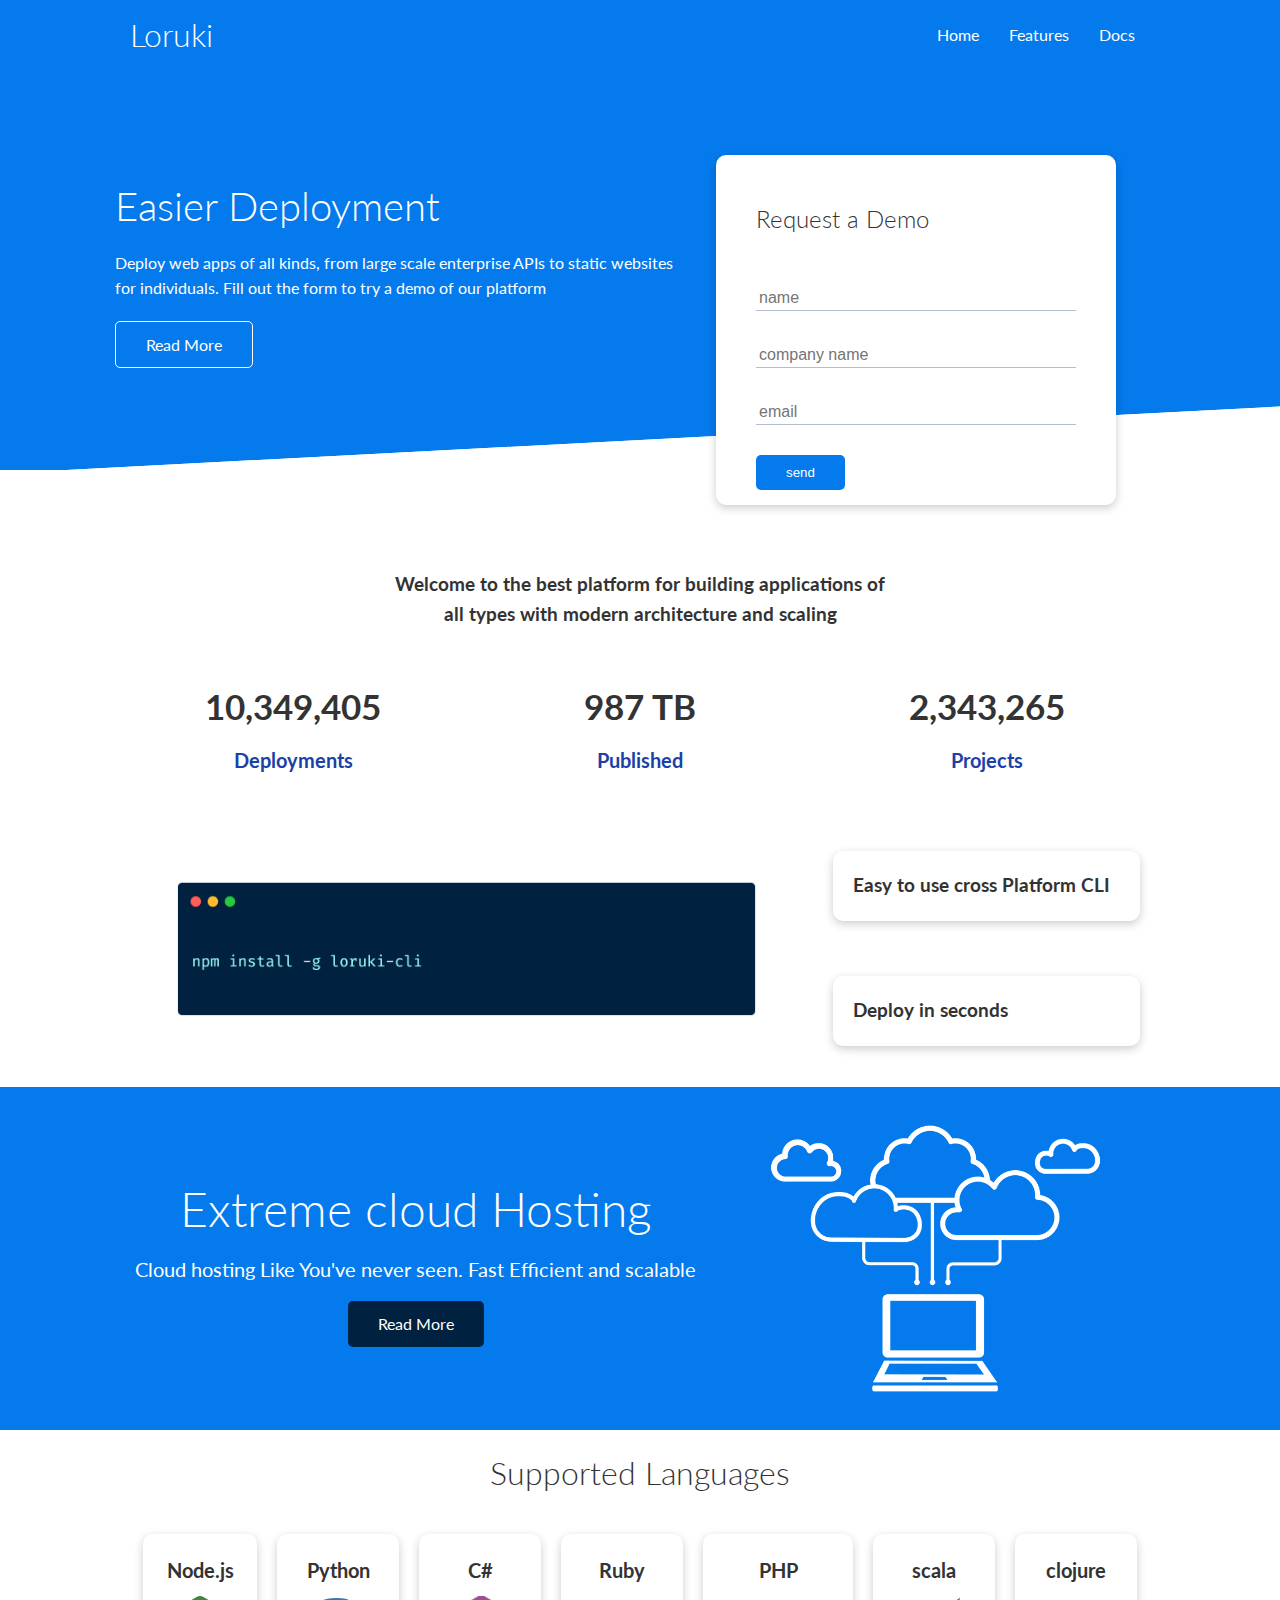
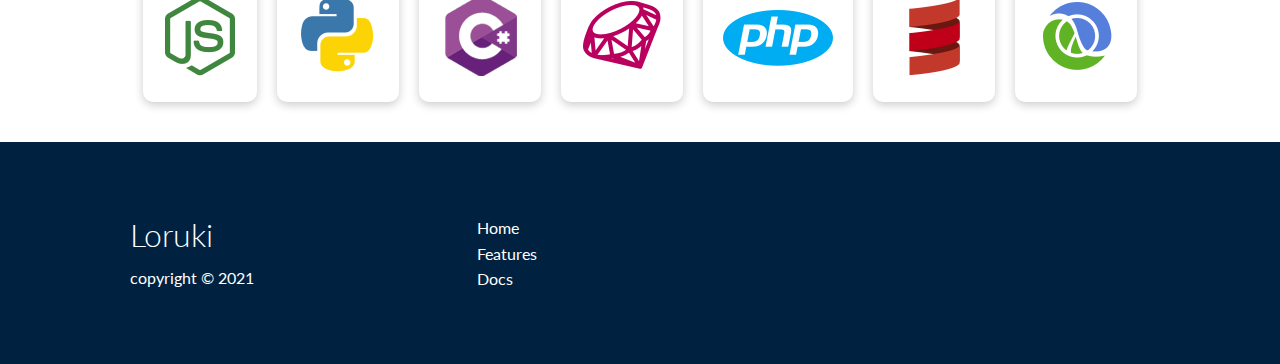
<file: index.html>
<!DOCTYPE html>
<html lang="en">
<head>
    <meta charset="UTF-8">
    <meta name="viewport" content="width=device-width, initial-scale=1.0">
    <link rel="stylesheet" href="https://cdnjs.cloudflare.com/ajax/libs/font-awesome/5.15.1/css/all.min.css" integrity="sha512-+4zCK9k+qNFUR5X+cKL9EIR+ZOhtIloNl9GIKS57V1MyNsYpYcUrUeQc9vNfzsWfV28IaLL3i96P9sdNyeRssA==" crossorigin="anonymous" />
    <link rel="stylesheet" href="../css/utilities.css">
    <link rel="stylesheet" href="../css/style.css">
    <title>loruki | Cloud Housting For Everyone</title>
</head>
<body>
    <!-- navbar -->
    <div class="navbar">
        <div class="container flex">
            <h1 class="logo">Loruki</h1>
            <nav>
                <ul>
                    <li><a href="index.html">Home</a></li>
                    <li><a href="features.html">Features</a></li>
                    <li><a href="docs.html">Docs</a></li>
                </ul>
            </nav>
        </div>
    </div>

    <!-- Showcase -->
    <section class="showcase">
        <div class="container grid">
            <div class="showcase-text">
                <h1>Easier Deployment</h1>
                <p>Deploy web apps of all kinds, from large scale enterprise APIs to static websites for individuals. Fill out the form to try a demo of our platform</p>
                <a href="features.html" class="btn btn-outline">Read More</a>
            </div>

            <div class="showcase-form card">
                <h2>Request a Demo</h2>

                <form name="contact" method="POST" netlify-honeypot="bot-field" data-netlify="true">
                    <input type="hidden" name="form-name" value="contact">
                    <p class="hidden">
                        <label>Don’t fill this out if you’re human: <input name="bot-field" /></label>
                      </p>

                    <div class="form-control">
                        <input type="text" name="Name" placeholder="name" required>
                    </div>
                    <div class="form-control">
                        <input type="text" name="company" placeholder="company name" required>
                    </div>
                    <div class="form-control">
                        <input type="email" name="email" placeholder="email" required>
                    </div>
                    <input type="submit" value="send" class="btn btn-primary">
                </form>
            </div>
        </div>
    </section>

    <!-- stats -->
    <section class="stats">
        <div class="container">
            <h3 class="stats-heading text-center my-1">
                Welcome to the best platform for building applications of all types with modern architecture and scaling
            </h3>

            <div class="grid grid-3 text-center my-4">
                <div>
                    <i class="fas fa-server fa-3x"></i>
                    <h3>10,349,405</h3>
                    <p class="text-secondary">Deployments</p>
                </div>
                <div>
                    <i class="fas fa-upload fa-3x"></i>
                    <h3>987 TB</h3>
                    <p class="text-secondary">Published</p>
                </div>
                <div>
                    <i class="fas fa-project-diagram fa-3x"></i>
                    <h3>2,343,265</h3>
                    <p class="text-secondary">Projects</p>
                </div>
            </div>
        </div>
    </section>

    <!-- CLI -->
    <section class="cli">
        <div class="container grid">
            <img src="images/cli.png" alt="">
            <div class="card">
                <h3>Easy to use cross Platform CLI</h3>
            </div>
            <div class="card">
                <h3>Deploy in seconds</h3>
            </div>
        </div>
    </section>

    <!-- cloud -->
    <section class="cloud bg-primary my-2 py-2">
        <div class="container grid">
            <div class="text-center">
                <h2 class="lg">Extreme cloud Hosting</h2>
                <p class="lead my-1">Cloud hosting Like You've never seen. Fast Efficient and scalable</p>
                <a href="features.html" class="btn btn-dark">Read More</a>
            </div>
            <img src="images/cloud.png" alt="">
        </div>
    </section>

    <!-- languages -->
    <section class="languages">
        <h2 class="md text-center my-2">Supported Languages</h2>
        <div class="container flex">
            <div class="card">
                <h4>Node.js</h4>
                <img src="images/logos/node.png" alt="">
            </div>
            <div class="card">
                <h4>Python</h4>
                <img src="images/logos/python.png" alt="">
            </div>
            <div class="card">
                <h4>C#</h4>
                <img src="images/logos/csharp.png" alt="">
            </div>
            <div class="card">
                <h4>Ruby</h4>
                <img src="images/logos/ruby.png" alt="">
            </div>
            <div class="card">
                <h4>PHP</h4>
                <img src="images/logos/php.png" alt="">
            </div>
            <div class="card">
                <h4>scala</h4>
                <img src="images/logos/scala.png" alt="">
            </div>
            <div class="card">
                <h4>clojure</h4>
                <img src="images/logos/clojure.png" alt="">
            </div>
        </div>
    </section>

    <!-- footer -->
    <footer class="footer bg-dark py-5">
        <div class="container grid grid-3">
            <div>
                <h1>Loruki</h1>
                <p>copyright &copy; 2021</p>
            </div>
             <nav>
                <ul>
                    <li><a href="index.html">Home</a></li>
                    <li><a href="features.html">Features</a></li>
                    <li><a href="docs.html">Docs</a></li>
                </ul>
            </nav>
            <div class="social">
                <a href="#"><i class="fab fa-github fa-2x"></i></a>
                <a href="#"><i class="fab fa-facebook fa-2x"></i></a>
                <a href="#"><i class="fab fa-instagram fa-2x"></i></a>
                <a href="#"><i class="fab fa-twitter fa-2x"></i></a>
            </div>
        </div>
    </footer>
</body>
</html>
</file>
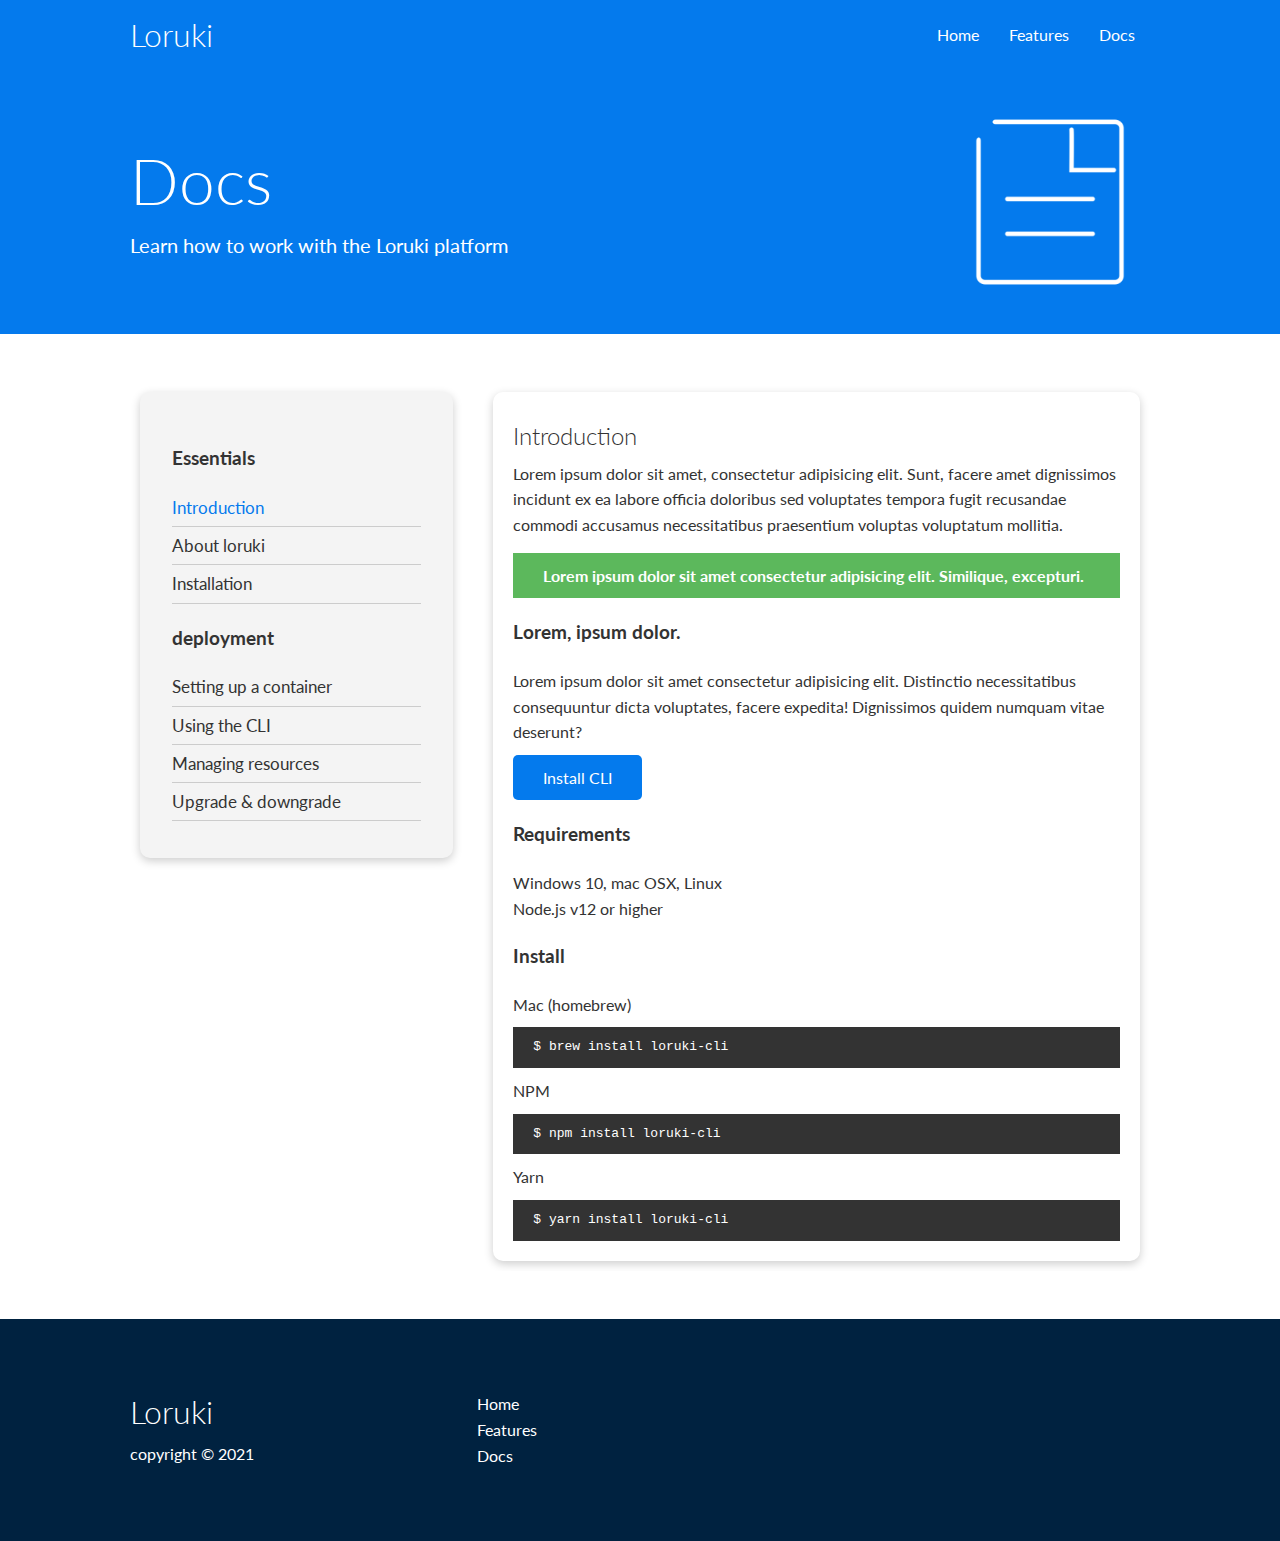
<file: docs.html>
<!DOCTYPE html>
<html lang="en">
<head>
    <meta charset="UTF-8">
    <meta name="viewport" content="width=device-width, initial-scale=1.0">
    <link rel="stylesheet" href="https://cdnjs.cloudflare.com/ajax/libs/font-awesome/5.15.1/css/all.min.css" integrity="sha512-+4zCK9k+qNFUR5X+cKL9EIR+ZOhtIloNl9GIKS57V1MyNsYpYcUrUeQc9vNfzsWfV28IaLL3i96P9sdNyeRssA==" crossorigin="anonymous" />
    <link rel="stylesheet" href="../css/utilities.css">
    <link rel="stylesheet" href="../css/style.css">
    <title>loruki | Cloud Housting For Everyone</title>
</head>
<body>
    <!-- navbar -->
    <div class="navbar">
        <div class="container flex">
            <h1 class="logo">Loruki</h1>
            <nav>
                <ul>
                    <li><a href="index.html">Home</a></li>
                    <li><a href="features.html">Features</a></li>
                    <li><a href="docs.html">Docs</a></li>
                </ul>
            </nav>
        </div>
    </div>

    <!-- head -->
    <section class="docs-head bg-primary py-3">
        <div class="container grid">
            <div>
                <h1 class="xl">Docs</h1>
                <p class="lead">Learn how to work with the Loruki platform</p>
            </div>
            <img src="images/docs.png" alt="">
        </div>
    </section>

    <!-- Docs main -->
    <section class="docs-main my-4">
        <div class="container grid">
            <div class="card bg-light p-3">
                <h3 class="my-2">Essentials</h3>
                <nav>
                    <ul>
                        <li><a class="text-primary" href="#">Introduction</a></li>
                        <li><a href="#">About loruki</a></li>
                        <li><a href="#">Installation</a></li>
                    </ul>
                </nav>

                <h3 class="my-2">deployment</h3>
                <nav>
                    <ul>
                        <li><a href="#">Setting up a container</a></li>
                        <li><a href="#">Using the CLI</a></li>
                        <li><a href="#">Managing resources</a></li>
                        <li><a href="#">Upgrade & downgrade</a></li>
                    </ul>
                </nav>
            </div>
            <div class="card">
                <h2>Introduction</h2>
                <p>Lorem ipsum dolor sit amet, consectetur adipisicing elit. Sunt, facere amet dignissimos incidunt ex ea labore officia doloribus sed voluptates tempora fugit recusandae commodi accusamus necessitatibus praesentium voluptas voluptatum mollitia.</p>

                <div class="alert alert-success">
                    <i class="fas fa-info"></i> Lorem ipsum dolor sit amet consectetur adipisicing elit. Similique, excepturi.
                </div>

                <h3>Lorem, ipsum dolor.</h3>
                <p>Lorem ipsum dolor sit amet consectetur adipisicing elit. Distinctio necessitatibus consequuntur dicta voluptates, facere expedita! Dignissimos quidem numquam vitae deserunt?</p>
                <a href="#" class="btn btn-primary">Install CLI</a>

                <h3>Requirements</h3>
                <ul>
                    <li>Windows 10, mac OSX, Linux</li>
                    <li>Node.js v12 or higher</li>
                </ul>

                <h3>Install</h3>
                <p>Mac (homebrew)</p>
                <pre><code>$ brew install loruki-cli</code></pre>
                <p>NPM</p>
                <pre><code>$ npm install loruki-cli</code></pre>
                <p>Yarn</p>
                <pre><code>$ yarn install loruki-cli</code></pre>
            </div>
        </div>
    </section>

    <!-- footer -->
    <footer class="footer bg-dark py-5">
        <div class="container grid grid-3">
            <div>
                <h1>Loruki</h1>
                <p>copyright &copy; 2021</p>
            </div>
             <nav>
                <ul>
                    <li><a href="index.html">Home</a></li>
                    <li><a href="features.html">Features</a></li>
                    <li><a href="docs.html">Docs</a></li>
                </ul>
            </nav>
            <div class="social">
                <a href="#"><i class="fab fa-github fa-2x"></i></a>
                <a href="#"><i class="fab fa-facebook fa-2x"></i></a>
                <a href="#"><i class="fab fa-instagram fa-2x"></i></a>
                <a href="#"><i class="fab fa-twitter fa-2x"></i></a>
            </div>
        </div>
    </footer>
</body>
</html>
</file>
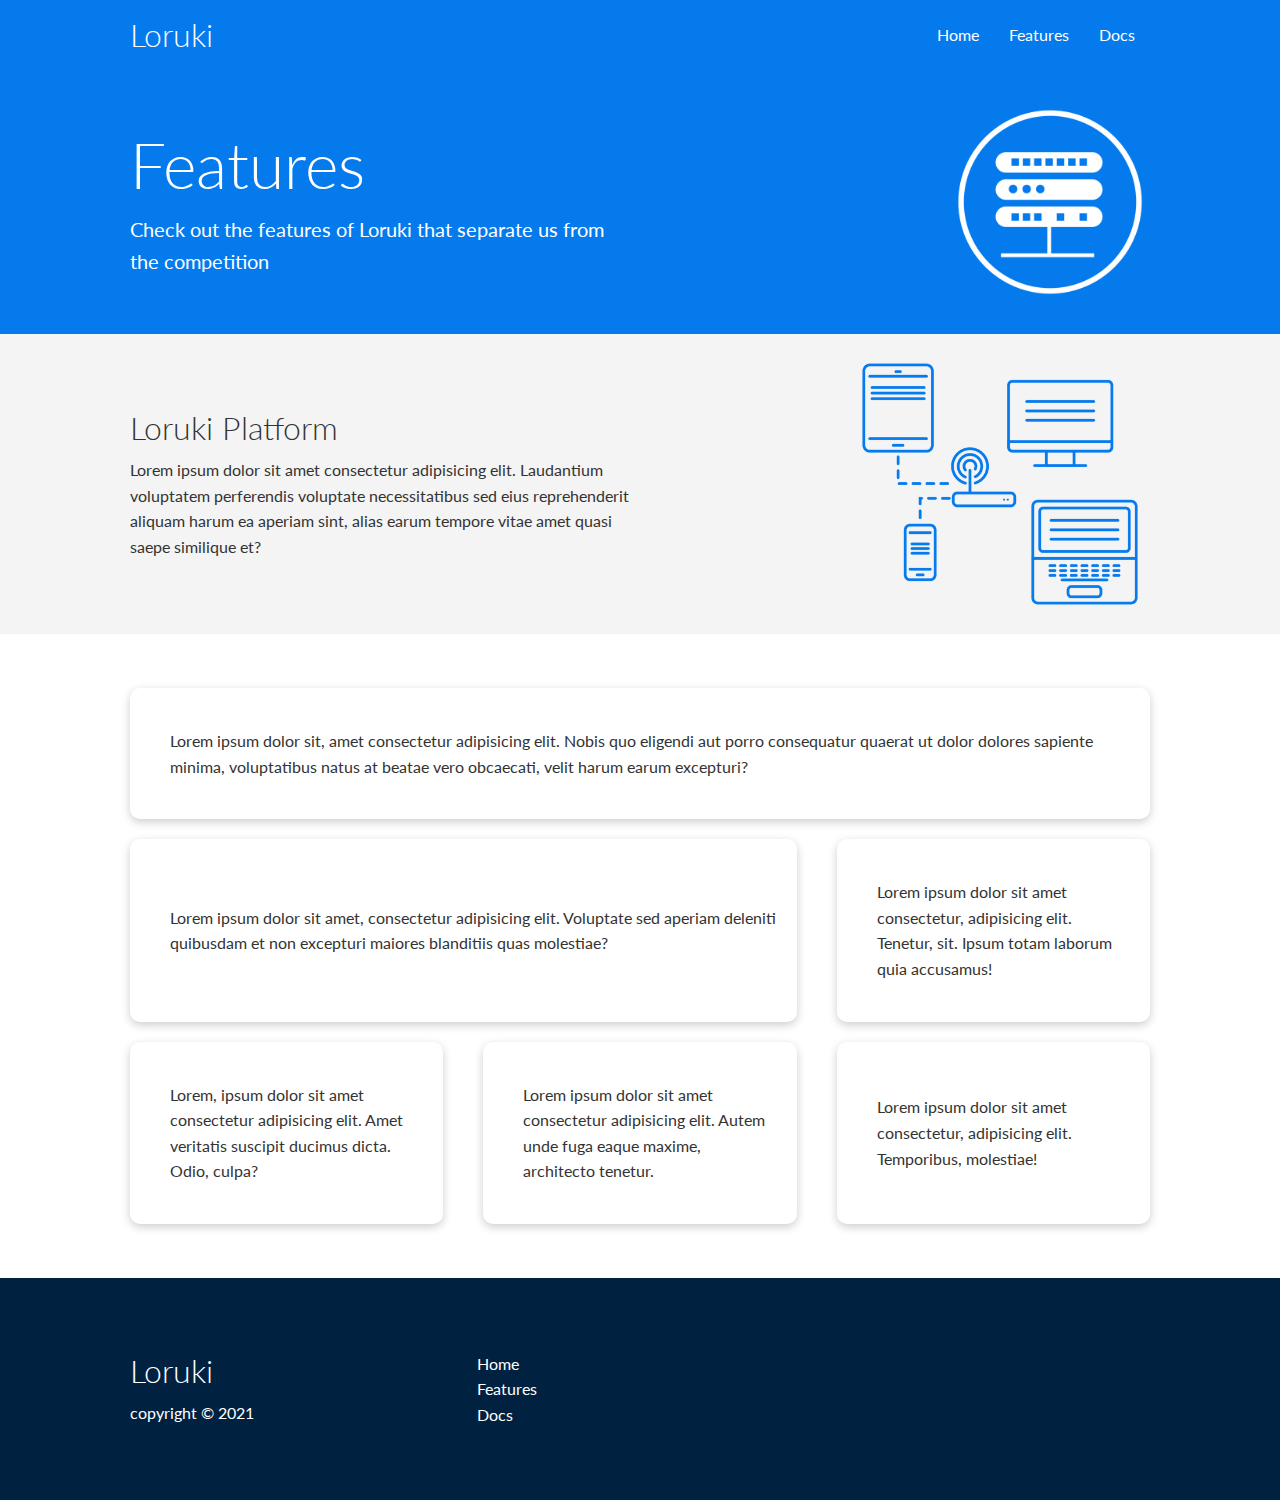
<file: features.html>
<!DOCTYPE html>
<html lang="en">
<head>
    <meta charset="UTF-8">
    <meta name="viewport" content="width=device-width, initial-scale=1.0">
    <link rel="stylesheet" href="https://cdnjs.cloudflare.com/ajax/libs/font-awesome/5.15.1/css/all.min.css" integrity="sha512-+4zCK9k+qNFUR5X+cKL9EIR+ZOhtIloNl9GIKS57V1MyNsYpYcUrUeQc9vNfzsWfV28IaLL3i96P9sdNyeRssA==" crossorigin="anonymous" />
    <link rel="stylesheet" href="../css/utilities.css">
    <link rel="stylesheet" href="../css/style.css">
    <title>loruki | Cloud Housting For Everyone</title>
</head>
<body>
    <!-- navbar -->
    <div class="navbar">
        <div class="container flex">
            <h1 class="logo">Loruki</h1>
            <nav>
                <ul>
                    <li><a href="index.html">Home</a></li>
                    <li><a href="features.html">Features</a></li>
                    <li><a href="docs.html">Docs</a></li>
                </ul>
            </nav>
        </div>
    </div>

    <!-- head -->
    <section class="features-head bg-primary py-3">
        <div class="container grid">
            <div>
                <h1 class="xl">Features</h1>
                <p class="lead"> Check out the features of Loruki that separate us from the competition</p>
            </div>
            <img src="images/server.png" alt="">
        </div>
    </section>

    <!-- sub head -->
    <section class="features-sub-head bg-light py3">
        <div class="container grid">
            <div>
                <h1 class="md">Loruki Platform</h1>
                <p>Lorem ipsum dolor sit amet consectetur adipisicing elit. Laudantium voluptatem perferendis voluptate necessitatibus sed eius reprehenderit aliquam harum ea aperiam sint, alias earum tempore vitae amet quasi saepe similique et?</p>
            </div>
            <img src="images/server2.png" alt="">
        </div>
        </div>
    </section>

    <!-- main -->
    <section class="features-main my-2">
        <div class="container grid grid-3">
            <div class="card flex">
                <i class="fas fa-server fa-3x"></i>
                    <p>Lorem ipsum dolor sit, amet consectetur adipisicing elit. Nobis quo eligendi aut porro consequatur quaerat ut dolor dolores sapiente minima, voluptatibus natus at beatae vero obcaecati, velit harum earum excepturi?</p>
                
            </div>
            <div class="card flex">
                <i class="fas fa-network-wired fa-3x"></i>
                    <p>Lorem ipsum dolor sit amet, consectetur adipisicing elit. Voluptate sed aperiam deleniti quibusdam et non excepturi maiores blanditiis quas molestiae?</p>
                
            </div>
            <div class="card flex">
                <i class="fas fa-laptop-code fa-3x"></i>
                    <p>Lorem ipsum dolor sit amet consectetur, adipisicing elit. Tenetur, sit. Ipsum totam laborum quia accusamus!</p>
                
            </div>
            <div class="card flex">
                <i class="fas fa-database fa-3x"></i>
                    <p>Lorem, ipsum dolor sit amet consectetur adipisicing elit. Amet veritatis suscipit ducimus dicta. Odio, culpa?</p>
                
            </div>
            <div class="card flex">
                <i class="fas fa-power-off fa-3x"></i>
                    <p>Lorem ipsum dolor sit amet consectetur adipisicing elit. Autem unde fuga eaque maxime, architecto tenetur.</p>
                
            </div>
            <div class="card flex">
                <i class="fas fa-upload fa-3x"></i>
                    <p>Lorem ipsum dolor sit amet consectetur, adipisicing elit. Temporibus, molestiae!</p>
                
            </div>
        </div>
    </section>

    <!-- footer -->
    <footer class="footer bg-dark py-5">
        <div class="container grid grid-3">
            <div>
                <h1>Loruki</h1>
                <p>copyright &copy; 2021</p>
            </div>
             <nav>
                <ul>
                    <li><a href="index.html">Home</a></li>
                    <li><a href="features.html">Features</a></li>
                    <li><a href="docs.html">Docs</a></li>
                </ul>
            </nav>
            <div class="social">
                <a href="#"><i class="fab fa-github fa-2x"></i></a>
                <a href="#"><i class="fab fa-facebook fa-2x"></i></a>
                <a href="#"><i class="fab fa-instagram fa-2x"></i></a>
                <a href="#"><i class="fab fa-twitter fa-2x"></i></a>
            </div>
        </div>
    </footer>
</body>
</html>
</file>
<file: css/utilities.css>
/* UTILITIES */
.container {
    max-width: 1100px;
    margin: 0 auto;
    overflow: auto;
    padding: 0 40px;
}

.card {
    background-color: #fff;
    color: #333;
    border-radius: 10px;
    box-shadow: 0 3px 10px rgba(0, 0, 0, 0.2);
    padding: 20px;
    margin: 10px;
}

.btn {
    display: inline-block;
    padding: 10px 30px;
    cursor: pointer;
    background: var(--primary-color);
    color: #fff;
    border: none;
    border-radius: 5px;
}

.btn-outline {
    background-color: transparent;
    border: 1px #fff solid;
}

.btn:hover {
    transform: scale(.98);
}

/* backgrounds & colored btns */
.bg-primary, .btn-primary {
    background-color: var(--primary-color);
    color: #fff;
}

.bg-secondary, .btn-secondary {
    background-color: var(--secondary-color);
    color: #fff;
}

.bg-dark, .btn-dark {
    background-color: var(--dark-color);
    color: #fff;
}

.bg-light, .btn-light {
    background-color: var(--light-color);
    color: #333;
}

.bg-primary a, .btn-primary a, .bg-secondary a, .btn-secondary a, .bg-dark a, .btn-dark a {
    color: #fff;
}

/* text colors */
.text-primary{
color: var(--primary-color);
}

.text-secondary{
color: var(--secondary-color);
}

.text-dark{
color: var(--dark-color);
}

.text-light{
color: var(--light-color);
}

/* text size */
.lead {
    font-size: 20px;
}

.sm {
    font-size: 1rem;
} 

.md {
    font-size: 2rem;
} 

.lg {
    font-size: 3rem;
} 

.xl {
    font-size: 4rem;
} 

.text-center {
    text-align: center;
}

/* alert */
.alert {
    background-color: var(--light-color);
    padding: 10px 20px;
    font-weight: bold;
    margin: 15px 0;
}

.alert i {
    margin-right: 10px;
}

.alert-success {
    background-color: var(--success-color);
    color: #fff;
}

.alert-error {
    background-color: var(--error-color);
    color: #fff;
}

.flex {
    display: flex;
    justify-content: center;
    align-items: center;
    height: 100%;
}

.grid {
    display: grid;
    grid-template-columns: repeat(2, 1fr);
    gap: 20px;
    justify-content: center;
    align-items: center;
    height: 100%;
}

.grid-3 {
    grid-template-columns: repeat(3, 1fr);

}

/* margin */
.my-1 {
    margin: 1rem 0;
}

.my-2 {
    margin: 1.5rem 0;
}

.my-3 {
    margin: 2rem 0;
}

.my-4 {
    margin: 3rem 0;
}

.my-5{
    margin: 4rem 0;
}

/* margin al around */

.m-1 {
    margin: 1rem;
}

.m-2 {
    margin: 1.5rem;
}

.m-3 {
    margin: 2rem;
}

.m-4 {
    margin: 3rem;
}

.m-5{
    margin: 4rem;
}



/* padding */
.py-1 {
    padding: 1rem 0;
}

.py-2 {
    padding: 1.5rem 0;
}

.py-3 {
    padding: 2rem 0;
}

.py-4 {
    padding: 3rem 0;
}

.py-5{
    padding: 4rem 0;
}

/* padding al around */

.p-1 {
    padding: 1rem;
}

.p-2 {
    padding: 1.5rem;
}

.p-3 {
    padding: 2rem;
}

.p-4 {
    padding: 3rem;
}

.p-5{
    padding: 4rem;
}
</file>
<file: css/style.css>
@import url('https://fonts.googleapis.com/css2?family=Lato:wght@300&display=swap');

:root {
    --primary-color: #047aed;
    --secondary-color: #1c3fa8;
    --dark-color: #002240;
    --light-color: #f4f4f4;
    --success-color: #5cb85c;
    --error-color: #d9534f;

}

* {
    box-sizing: border-box;
    padding: 0;
    margin: 0;
}

body {
    font-family: 'lato', sans-serif;
    color: #333;
    line-height: 1.6;
}

ul {
    list-style-type: none;
}

a {
    text-decoration: none;
    color: #333;
}

h1, h2 {
    font-weight: 300;
    line-height: 1.2;
    margin: 10px 0;
}

p {
    margin: 10px 0;
}

img {
    width: 100%;
}

code, pre {
    background: #333;
    color: #fff;
    padding: 10px;
}

.hidden {
    visibility: hidden;
    height: 0;
}

/* navbar */
.navbar {
    background-color: var(--primary-color);
    color: #fff;
    height: 70px;
}

.navbar ul {
    display: flex;
}

.navbar a {
    color: #fff;
    padding: 10px;
    margin: 0 5px;
}

.navbar a:hover {
    border-bottom: 2px #fff solid;
}

.navbar .flex {
    justify-content: space-between;
}

/* SHOWCASE */
.showcase {
    height: 400px;
    background-color: var(--primary-color);
    color: #fff;
    position: relative;
}

.showcase h1 {
    font-size: 40px;
}

.showcase p {
    margin: 20px 0;
}

.showcase .grid {
    overflow: visible;
    grid-template-columns: 55% 45%;
    gap: 30px;
}

.showcase-text {
    animation: slideInFromLeft 1s ease-in;
}

.showcase-form {
    position: relative;
    top: 60px;
    height: 350px;
    width: 400px;
    padding: 40px;
    z-index: 100;
    animation: slideInFromRight 1s ease-in;

}

.showcase-form .form-control {
    margin: 30px 0;
}

.showcase-form input[type='text'],
.showcase-form input[type='email'] {
    border: 0;
    border-bottom: 1px solid #b4becb;
    width: 100%;
    padding: 3px;
    font-size: 16px;
}

.showcase-form input:focus {
    outline: none;
}

.showcase::before, .showcase::after {
    content: '';
    position: absolute;
    height: 100px;
    bottom: -70px;
    right: 0;
    left: 0;
    background-color: white;
    transform: skewY(-3deg);
    -webkit-transform: skewY(-3deg);
    -moz-transform: skewY(-3deg);
    -ms-transform: skewY(-3deg);
}

/* stats */
.stats {
    padding-top: 100px;
     animation: slideInFromBottom 1s ease-in;
}

.stats-heading {
    max-width: 500px;
    margin: auto;
}

.stats .grid h3 {
    font-size: 35px;
   

}

.stats .grid p {
    font-size: 20px;
    font-weight: bold;
}

/* cli */
.cli .grid {
    grid-template-columns: repeat(3, 1fr);
    grid-template-rows: repeat(2, 1fr);
}

.cli .grid > *:first-child {
    grid-column: 1 / span 2;
    grid-row: 1 / span 2;
}

/* cloud */
.cloud .grid {
    grid-template-columns: 4fr 3fr;
}

/* languages */
.languages .flex {
    flex-wrap: wrap;
}

.languages .card{
    text-align: center;
    margin: 18px 10px 40px;
    transition: transform 0.2s ease-in;
}

.languages .card h4 {
    font-size: 20px;
    margin-bottom: 10px;
}

.languages .card:hover {
    transform: translateY(-15px);
}

/* features */
.features-head img,
 .docs-head img {
    width: 200px;
    justify-self: flex-end;
}

.features-sub-head img {
    width: 300px;
    justify-self: flex-end;
}

.features-main .card > i{
    margin-right: 20px;
}

.features-main .grid {
    padding: 30px;
}

.features-main .grid > *:first-child {
    grid-column: 1 / span 3;
    
}
.features-main .grid > *:nth-child(2) {
    grid-column: 1 / span 2;
    
}

/* Docs */
.docs-main h3 {
    margin: 20px 0;
} 

.docs-main .grid {
    grid-template-columns: 1fr 2fr;
    align-items: flex-start;
}

.docs-main nav li {
    font-size: 17px;
    padding-bottom: 5px;
    margin-bottom: 5px;
    border-bottom: 1px #ccc solid;
}

.docs-main a:hover {
    font-weight: bold;
}

/* Animations */
@keyframes slideInFromLeft {
    0% {
        transform: translateX(-100%);
    }

    100% {
        transform: translateX(0);
    }
}

@keyframes slideInFromRight {
    0% {
        transform: translateX(100%);
    }

    100% {
        transform: translateX(0);
    }
}

@keyframes slideInFromTop {
    0% {
        transform: translateY(-100%);
    }

    100% {
        transform: translatex(0);
    }
}

@keyframes slideInFromBottom {
    0% {
        transform: translateY(100%);
    }

    100% {
        transform: translatex(0);
    }
}


/* footer */
.footer .social a {
    margin: 0 10px;
}

/* tablets and under */
@media(max-width: 768px) {
    .grid,
    .showcase .grid,
    .stats .grid,
    .cli .grid,
    .cloud .grid,
    .features-main .grid,
    .docs-main .grid {
        grid-template-columns: 1fr;
        grid-template-rows: 1fr;
    }

    .showcase {
        height: auto;
    }

    .showcase-text {
        text-align: center;
        margin-top: 40px;
        animation: slideInFromTop 1s ease-in;

    }

    .showcase-form {
        justify-self: center; 
        animation: slideInFromBottom 1s ease-in;

    }

    .cli .grid > *:first-child {
        grid-column: 1 ;
        grid-row: 1 ;
    }

    .features-head,
    .features-sub-head,
    .docs-head {
        text-align: center;
    }
    
    .features-head img,
    .features-sub-head img,
    .docs-head img{
        justify-self: center;
    }

    .features-main .grid > *:first-child,
    .features-main .grid > *:nth-child(2) {
        grid-column: 1;
    }
}


/* Mobile  */
@media(max-width: 500px) {
    .navbar {
        height: 110px;
    }

    .navbar .flex {
        flex-direction: column;
    
    }

    .navbar ul {
        padding: 10px;
        background-color: rgba(0, 0, 0, 0.1);
    }

    .navbar li {
        margin: 0 30px;
        overflow: hidden;
    }
}
</file>
